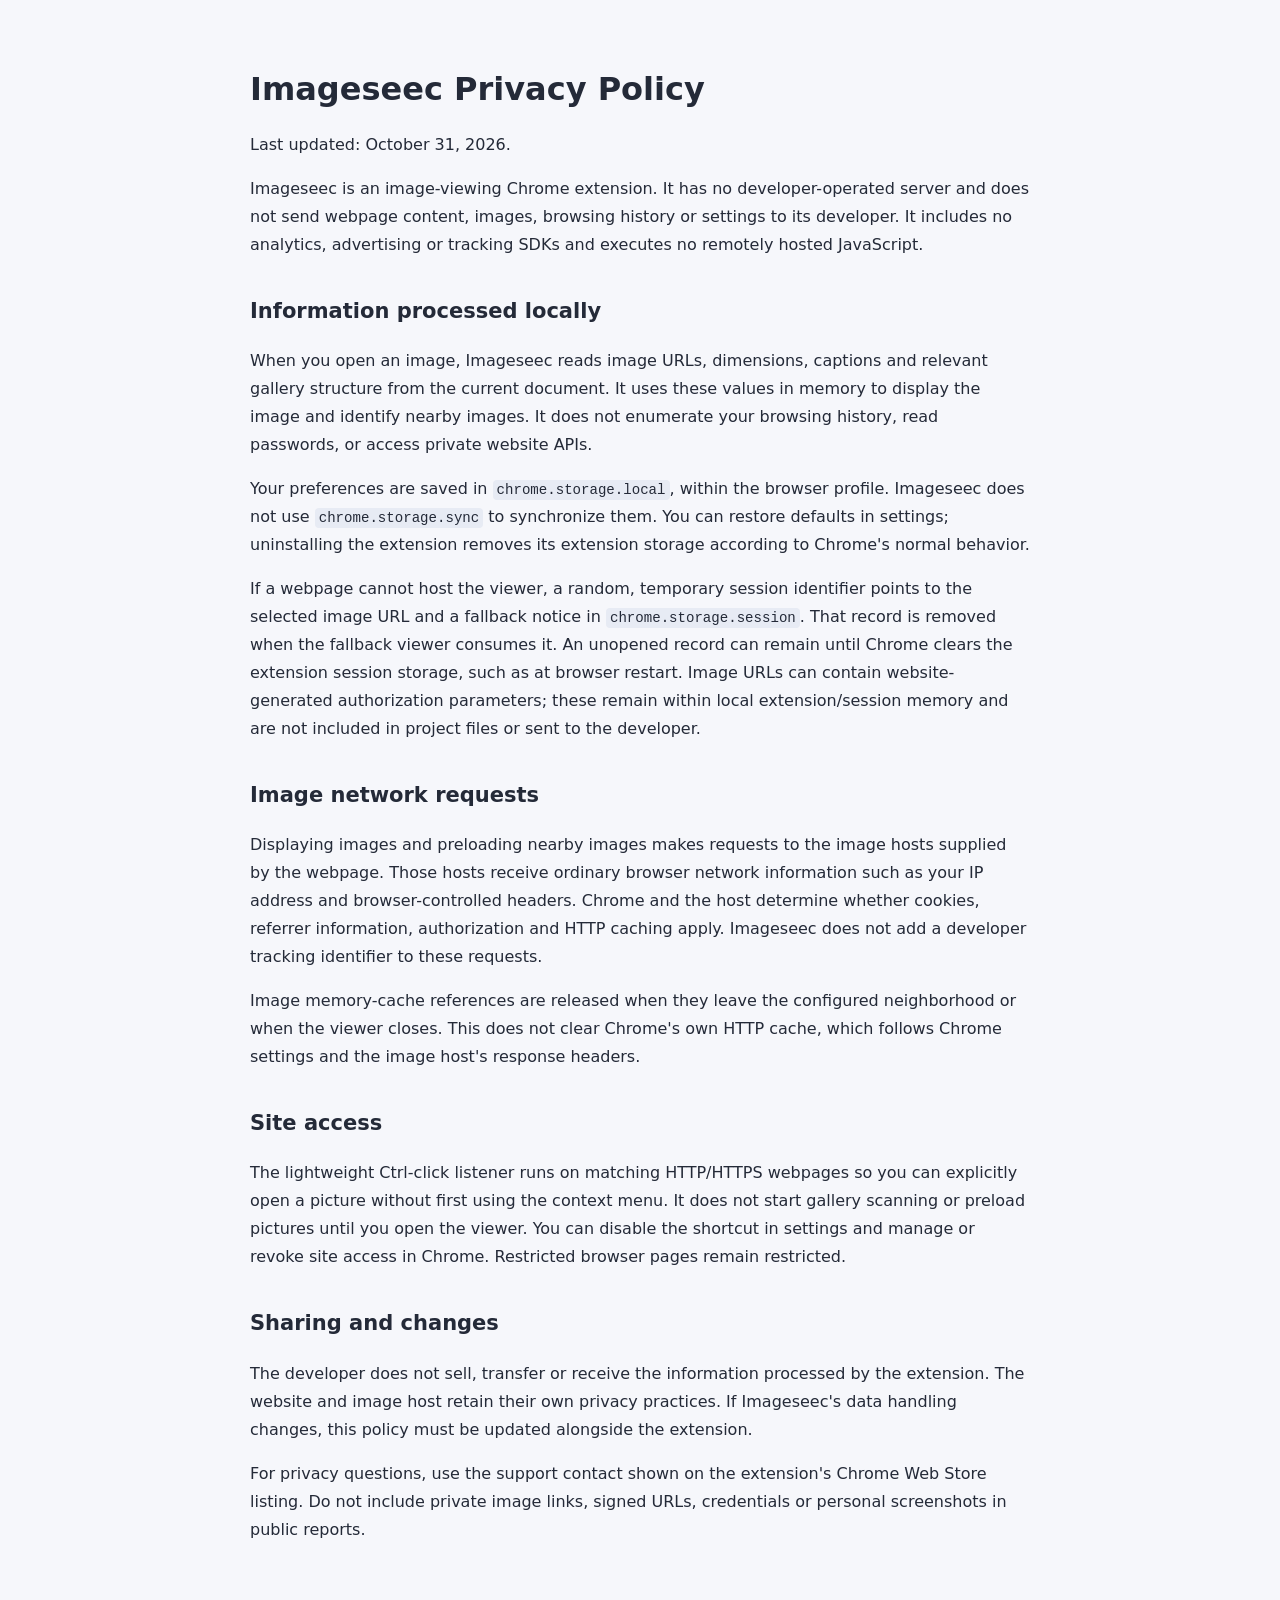
<file: index.html>
<!doctype html><html lang="en"><head><meta charset="utf-8"><meta name="viewport" content="width=device-width,initial-scale=1"><title>Imageseec Privacy Policy</title><meta name="description" content="How Imageseec handles local settings, webpage images and network requests."><style>body{margin:0;background:#f6f7fb;color:#242a38;font:16px/1.75 system-ui,sans-serif}main{max-width:780px;margin:auto;padding:48px 24px 72px}h1{font-size:32px;line-height:1.25}h2{font-size:21px;margin-top:34px}p{margin:16px 0}code{font-size:.88em;background:#e7ebf4;padding:2px 4px;border-radius:4px}</style></head><body><main><h1>Imageseec Privacy Policy</h1>
<p>Last updated: October 31, 2026.</p>
<p>Imageseec is an image-viewing Chrome extension. It has no developer-operated server and does not send webpage content, images, browsing history or settings to its developer. It includes no analytics, advertising or tracking SDKs and executes no remotely hosted JavaScript.</p>
<h2>Information processed locally</h2>
<p>When you open an image, Imageseec reads image URLs, dimensions, captions and relevant gallery structure from the current document. It uses these values in memory to display the image and identify nearby images. It does not enumerate your browsing history, read passwords, or access private website APIs.</p>
<p>Your preferences are saved in <code>chrome.storage.local</code>, within the browser profile. Imageseec does not use <code>chrome.storage.sync</code> to synchronize them. You can restore defaults in settings; uninstalling the extension removes its extension storage according to Chrome&#39;s normal behavior.</p>
<p>If a webpage cannot host the viewer, a random, temporary session identifier points to the selected image URL and a fallback notice in <code>chrome.storage.session</code>. That record is removed when the fallback viewer consumes it. An unopened record can remain until Chrome clears the extension session storage, such as at browser restart. Image URLs can contain website-generated authorization parameters; these remain within local extension/session memory and are not included in project files or sent to the developer.</p>
<h2>Image network requests</h2>
<p>Displaying images and preloading nearby images makes requests to the image hosts supplied by the webpage. Those hosts receive ordinary browser network information such as your IP address and browser-controlled headers. Chrome and the host determine whether cookies, referrer information, authorization and HTTP caching apply. Imageseec does not add a developer tracking identifier to these requests.</p>
<p>Image memory-cache references are released when they leave the configured neighborhood or when the viewer closes. This does not clear Chrome&#39;s own HTTP cache, which follows Chrome settings and the image host&#39;s response headers.</p>
<h2>Site access</h2>
<p>The lightweight Ctrl-click listener runs on matching HTTP/HTTPS webpages so you can explicitly open a picture without first using the context menu. It does not start gallery scanning or preload pictures until you open the viewer. You can disable the shortcut in settings and manage or revoke site access in Chrome. Restricted browser pages remain restricted.</p>
<h2>Sharing and changes</h2>
<p>The developer does not sell, transfer or receive the information processed by the extension. The website and image host retain their own privacy practices. If Imageseec&#39;s data handling changes, this policy must be updated alongside the extension.</p>
<p>For privacy questions, use the support contact shown on the extension&#39;s Chrome Web Store listing. Do not include private image links, signed URLs, credentials or personal screenshots in public reports.</p></main></body></html>
</file>
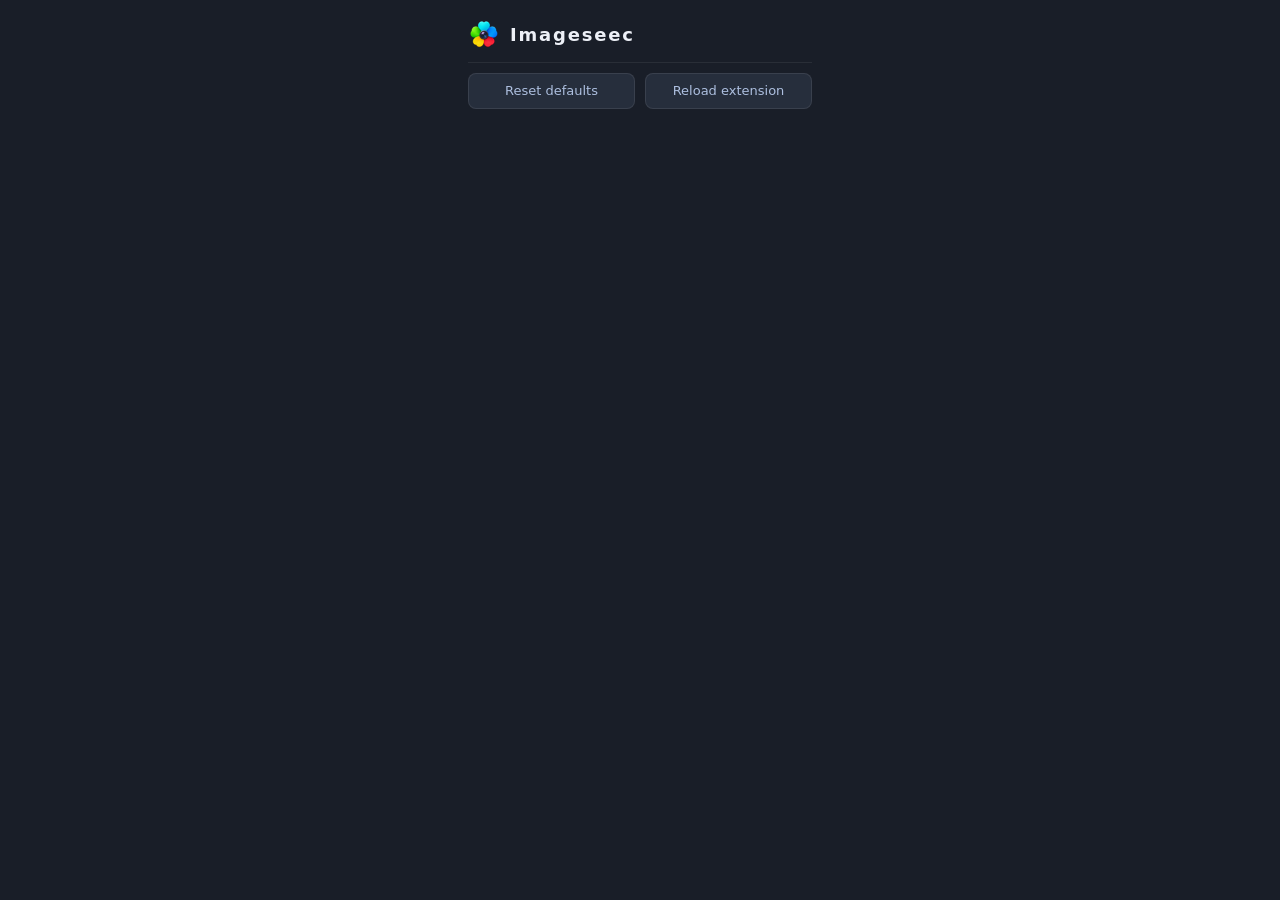
<file: options.html>
<!doctype html>
<html lang="en">
<head><meta charset="utf-8"><meta name="viewport" content="width=device-width,initial-scale=1"><title>Imageseec settings</title><link rel="stylesheet" href="options.css"></head>
<body>
  <main>
    <header><img src="icons/48.png" width="32" height="32" alt=""><h1>Imageseec</h1><span class="version"></span></header>
    <form id="settings"></form>
    <footer><button id="reset" type="button">Reset defaults</button><button id="reload" type="button">Reload extension</button></footer>
  </main>
  <script src="locale-catalogs.js"></script><script src="i18n.js"></script><script src="settings.js"></script><script src="preferences.js"></script><script src="options.js"></script>
</body>
</html>
</file>
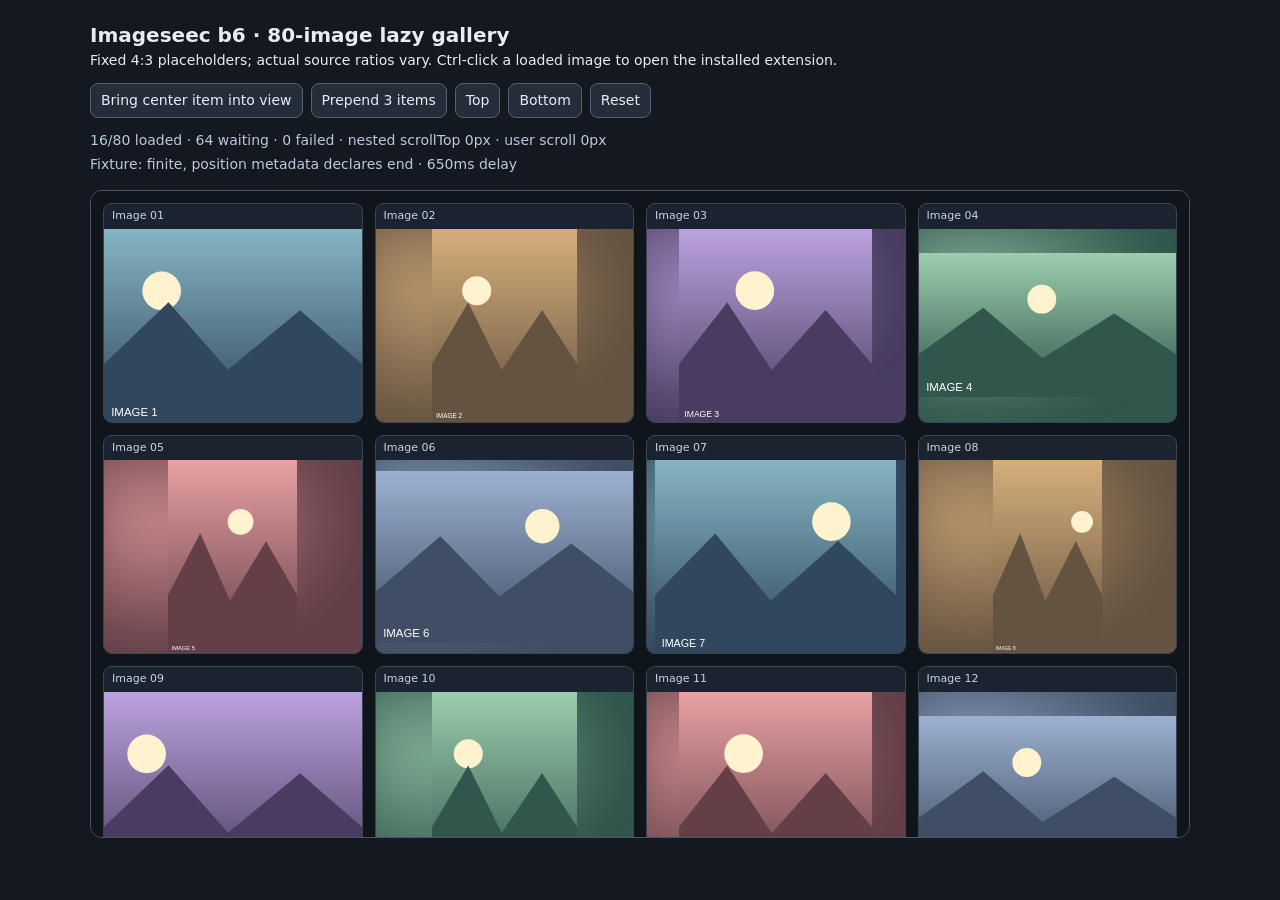
<file: tests/b6-virtual.html>
<!doctype html>
<html lang="en">
<head>
  <meta charset="utf-8"><meta name="viewport" content="width=device-width,initial-scale=1">
  <title>Imageseec b6 virtual gallery fixture</title>
  <style>
    *{box-sizing:border-box}body{margin:0;padding:20px;background:#141820;color:#e7ecf5;font:14px/1.5 system-ui,sans-serif}
    header{max-width:1100px;margin:auto auto 12px}h1{margin:0;font-size:20px}.tools{display:flex;gap:8px;flex-wrap:wrap;margin:12px 0}
    button{padding:6px 10px;border:1px solid #566174;border-radius:8px;background:#252d3a;color:inherit;font:inherit}
    .receipt{min-height:24px;color:#bbc8dd;font-variant-numeric:tabular-nums}
    #viewport{max-width:1100px;height:min(72vh,680px);min-height:360px;margin:auto;overflow:auto;overscroll-behavior:contain;border:1px solid #4c5668;border-radius:12px;background:#10141b}
    #gallery{display:grid;grid-template-columns:repeat(4,minmax(0,1fr));gap:12px;padding:12px}
    #gallery.virtual{position:relative;display:block;padding:0}
    #gallery.virtual .slot{position:absolute;width:calc(25% - 9px);height:212px}
    .slot{min-width:0;border:1px solid #3d4655;border-radius:9px;overflow:hidden;background:#1c2330}
    .label{display:flex;justify-content:space-between;padding:4px 8px;color:#cbd4e3;font-size:11px}
    .media{position:relative;aspect-ratio:4/3;overflow:hidden;background:var(--tone)}
    .media:before{content:'';position:absolute;inset:-18px;background:radial-gradient(ellipse at 25% 35%,var(--glow),transparent 64%);filter:blur(19px);opacity:.75}
    .media img{position:absolute;inset:0;width:100%;height:100%;object-fit:contain}
    .media[data-state=loading]:after{content:'';position:absolute;inset:0;background:linear-gradient(110deg,transparent 30%,#fff2 48%,transparent 67%);animation:sheen 1.6s linear infinite}
    .media[data-state=failed]:after{content:'Image unavailable';position:absolute;inset:0;display:grid;place-items:center;color:#f1b2a5;background:#17182088}
    @keyframes sheen{to{transform:translateX(90%)}}
    @media(max-width:760px){#gallery{grid-template-columns:repeat(3,minmax(0,1fr))}}
    @media(max-width:480px){#gallery{grid-template-columns:repeat(2,minmax(0,1fr))}}
    @media(prefers-reduced-motion:reduce){.media[data-state=loading]:after{animation:none}}
  </style>
</head>
<body>
  <header>
    <h1>Imageseec b6 · 80-image lazy gallery</h1>
    <div>Fixed 4:3 placeholders; actual source ratios vary. Ctrl-click a loaded image to open the installed extension.</div>
    <div class="tools"><button id="target">Bring center item into view</button><button id="prepend">Prepend 3 items</button><button id="top">Top</button><button id="bottom">Bottom</button><button id="reset">Reset</button></div>
    <div id="receipt" class="receipt" role="status" aria-live="polite"></div><div id="mode" class="receipt"></div>
  </header>
  <main id="viewport" aria-label="Nested gallery viewport"><div id="gallery" data-gallery role="list" aria-label="Virtual image collection"></div><div id="sentinel" aria-hidden="true"></div></main>
  <script>
  (() => {
    const p = new URLSearchParams(location.search);
    const finite = p.get('total') !== 'unknown';
    const count = Math.max(8, Math.min(240, Number(p.get('count')) || 80));
    const unknownLimit = Math.max(count, Math.min(480, Number(p.get('limit')) || 240));
    const recycle = p.get('recycle') === '1';
    const delay = Math.max(0, Math.min(5000, Number(p.get('delay')) || 650));
    const bad = new Set((p.get('fail') || '').split(',').filter(Boolean).map(Number).filter(Number.isInteger));
    const view = document.querySelector('#viewport'), grid = document.querySelector('#gallery'), receipt = document.querySelector('#receipt');
    const ratios = [4/3,3/4,1,16/9,2/3,3/2,5/4,9/16];
    const colors = [['#30475d','#86b5c4'],['#655341','#d6af7b'],['#493c60','#bca2df'],['#31564c','#9cceae'],['#643f47','#e7a1a3'],['#3f4e64','#9cb1d1']];
    let ids = Array.from({length:count},(_,i)=>i+1), loaded = new Set(), failed = new Set(), pending = new Set(), lastUserScroll = 0, extending = false;
    const imageURLs = new Map();
    function image(id) {
      if(imageURLs.has(id))return imageURLs.get(id);
      const ratio=ratios[(id-1+ratios.length*8)%ratios.length],w=720,h=Math.round(w/ratio),c=colors[(id-1+colors.length*8)%colors.length];
      const svg='<svg xmlns="http://www.w3.org/2000/svg" width="'+w+'" height="'+h+'" viewBox="0 0 '+w+' '+h+'"><defs><linearGradient id="g" x2="0" y2="1"><stop stop-color="'+c[1]+'"/><stop offset="1" stop-color="'+c[0]+'"/></linearGradient></defs><rect width="720" height="'+h+'" fill="url(#g)"/><circle cx="'+(100+(id*61)%530)+'" cy="'+Math.round(h*.32)+'" r="'+Math.max(24,Math.min(w,h)*.1)+'" fill="#fff3cf"/><path d="M0 '+Math.round(h*.7)+' '+Math.round(w*.25)+' '+Math.round(h*.38)+' '+Math.round(w*.48)+' '+Math.round(h*.73)+' '+Math.round(w*.76)+' '+Math.round(h*.42)+' 720 '+Math.round(h*.7)+' V'+h+' H0Z" fill="'+c[0]+'"/><text x="20" y="'+(h-18)+'" fill="white" font-family="sans-serif" font-size="32">IMAGE '+id+'</text></svg>';
      const url=URL.createObjectURL(new Blob([svg],{type:'image/svg+xml'}));imageURLs.set(id,url);return url;
    }
    function make(id) {
      const card=document.createElement('article'), label=document.createElement('div'), media=document.createElement('div'), img=document.createElement('img');
      card.className='slot';card.dataset.id=String(id);card.setAttribute('role','listitem');card.setAttribute('aria-posinset',String(ids.indexOf(id)+1));if(finite)card.setAttribute('aria-setsize',String(ids.length));
      label.className='label';label.textContent='Image '+String(id).padStart(2,'0');media.className='media';media.dataset.state='waiting';const c=colors[(id-1+colors.length*8)%colors.length];media.style.setProperty('--tone',c[0]);media.style.setProperty('--glow',c[1]);
      img.alt='Generated gallery image '+String(id).padStart(2,'0');img.loading='lazy';img.decoding='async';img.dataset.id=String(id);
      if(loaded.has(id)){img.src=image(id);media.dataset.state='loaded'}else if(failed.has(id)){img.src='/image/98?b6Failure=1';media.dataset.state='failed'}
      media.append(img);card.append(label,media);return card;
    }
    function update(){receipt.textContent=loaded.size+'/'+ids.length+' loaded · '+(ids.length-loaded.size-failed.size)+' waiting · '+failed.size+' failed · nested scrollTop '+Math.round(view.scrollTop)+'px · user scroll '+Math.round(lastUserScroll)+'px'}
    function load(card){
      const id=Number(card.dataset.id);if(loaded.has(id)||failed.has(id)||pending.has(id))return;pending.add(id);card.querySelector('.media').dataset.state='loading';
      setTimeout(()=>{if(!card.isConnected){pending.delete(id);return}const img=card.querySelector('img');img.onload=()=>{pending.delete(id);loaded.add(id);card.querySelector('.media').dataset.state='loaded';update()};img.onerror=()=>{pending.delete(id);failed.add(id);card.querySelector('.media').dataset.state='failed';update()};img.src=bad.has(id)?'/image/98?b6Failure=1':image(id)},delay);
    }
    function layoutVirtual(card,index){const row=Math.floor(index/4),col=index%4;card.style.left='calc('+col*25+'% + '+col*3+'px)';card.style.top=(row*224)+'px'}
    function windowRange(){const rowHeight=224,first=Math.max(0,Math.floor(view.scrollTop/rowHeight)-2),last=Math.min(Math.ceil(ids.length/4),Math.ceil((view.scrollTop+view.clientHeight)/rowHeight)+2);return{first:Math.max(0,first*4),last:Math.min(ids.length,last*4)}}
    let observer;function observe(){observer?.disconnect();observer=new IntersectionObserver(rs=>rs.forEach(r=>{if(r.isIntersecting)load(r.target)}),{root:view,rootMargin:'180px 0px'});for(const card of grid.children)observer.observe(card)}
    function render(){
      if(!recycle){const y=view.scrollTop,f=document.createDocumentFragment();for(const id of ids)f.append(make(id));grid.replaceChildren(f);view.scrollTop=y}
      else{
        grid.classList.add('virtual');grid.style.height=(Math.ceil(ids.length/4)*224)+'px';
        const range=windowRange(),wanted=new Set(ids.slice(range.first,range.last).map(String)),existing=new Map([...grid.children].map(card=>[card.dataset.id,card]));
        for(const [id,card] of existing)if(!wanted.has(id))card.remove();
        for(let index=range.first;index<range.last;index++){const id=ids[index],key=String(id);let card=existing.get(key);if(!card){card=make(id);grid.append(card)}card.setAttribute('aria-posinset',String(index+1));if(finite)card.setAttribute('aria-setsize',String(ids.length));layoutVirtual(card,index)}
      }
      observe();if(!finite)observeSentinel();update()
    }
    let growthObserver;function observeSentinel(){growthObserver?.disconnect();if(finite)return;growthObserver=new IntersectionObserver(rs=>{if(!rs.some(r=>r.isIntersecting)||extending||ids.length>=unknownLimit)return;extending=true;setTimeout(()=>{const add=Array.from({length:Math.min(12,unknownLimit-ids.length)},(_,n)=>ids.length+n+1);ids.push(...add);if(recycle)render();else{const f=document.createDocumentFragment();for(const id of add)f.append(make(id));grid.append(f);observe();observeSentinel();update()}extending=false},delay)},{root:view,rootMargin:'220px 0px'});growthObserver.observe(document.querySelector('#sentinel'))}
    if(recycle)view.addEventListener('scroll',()=>render(),{passive:true});
    document.addEventListener('wheel',e=>{if(e.target.closest('#viewport'))lastUserScroll=view.scrollTop},{passive:true});
    document.addEventListener('pointerdown',e=>{if(e.target.closest('#viewport'))lastUserScroll=view.scrollTop},{passive:true});
    async function prepareMiddle(){const index=Math.floor(ids.length/2),id=ids[index];if(recycle){view.scrollTop=Math.max(0,Math.floor(index/4)*224-view.clientHeight/2);render()}else{const card=grid.querySelector('[data-id="'+id+'"]');card.scrollIntoView({block:'center'});load(card);update()}const card=grid.querySelector('[data-id="'+id+'"]');if(card){load(card);const img=card.querySelector('img');if(!img.naturalWidth&&!failed.has(id))await new Promise(resolve=>{img.addEventListener('load',resolve,{once:true});img.addEventListener('error',resolve,{once:true});setTimeout(resolve,delay+1500)})}update();return{id,index,scrollTop:view.scrollTop,position:Number(card?.getAttribute('aria-posinset')),loaded:loaded.has(id),rendered:!!card?.isConnected}}
    document.querySelector('#target').onclick=prepareMiddle;
    document.querySelector('#prepend').onclick=()=>{const first=ids[0],added=[first-3,first-2,first-1];ids=[...added,...ids];if(recycle){render()}else{for(const card of grid.children){card.setAttribute('aria-posinset',String(ids.indexOf(Number(card.dataset.id))+1));if(finite)card.setAttribute('aria-setsize',String(ids.length))}const f=document.createDocumentFragment();for(const id of added)f.append(make(id));grid.prepend(f);observe();update()}};
    document.querySelector('#top').onclick=()=>{view.scrollTop=0;update()};document.querySelector('#bottom').onclick=()=>{view.scrollTop=view.scrollHeight;update()};document.querySelector('#reset').onclick=()=>location.reload();
    const delayedPrepend=Math.max(0,Number(p.get('prependAfter'))||0);let prependTimer=0;
    const modes=[];if(recycle)modes.push('virtual recycler');if(!finite)modes.push('unknown total, appends 12 slots near end');if(delay)modes.push(delay+'ms delay');if(bad.size)modes.push('failure ids: '+Array.from(bad).join(','));if(delayedPrepend)modes.push('prepend '+delayedPrepend+'ms after viewer opens');document.querySelector('#mode').textContent='Fixture: '+(finite?'finite, position metadata declares end':'unknown total, stable positions only')+' · '+(modes.join(' · ')||'no added delay');
    if(delayedPrepend){const watcher=new MutationObserver(()=>{if(document.querySelector('#image-lens-viewer')&&!prependTimer){prependTimer=setTimeout(()=>document.querySelector('#prepend').click(),delayedPrepend);watcher.disconnect()}});watcher.observe(document.documentElement,{subtree:true,childList:true})}
    window.__imageseecB6={finite,recycle,total:()=>ids.length,prepareMiddle,state:()=>({finite,recycle,total:ids.length,loaded:Array.from(loaded),waiting:ids.filter(x=>!loaded.has(x)&&!failed.has(x)),failed:Array.from(failed),rendered:Array.from(grid.children,c=>Number(c.dataset.id)),scrollTop:view.scrollTop,scrollHeight:view.scrollHeight}),positions:()=>Array.from(grid.children,c=>{const b=c.getBoundingClientRect();return{id:Number(c.dataset.id),pos:Number(c.getAttribute('aria-posinset')),setsize:Number(c.getAttribute('aria-setsize'))||null,x:b.x,y:b.y,width:b.width,height:b.height}})};
    render();
  })();
  </script>
</body>
</html>
</file>
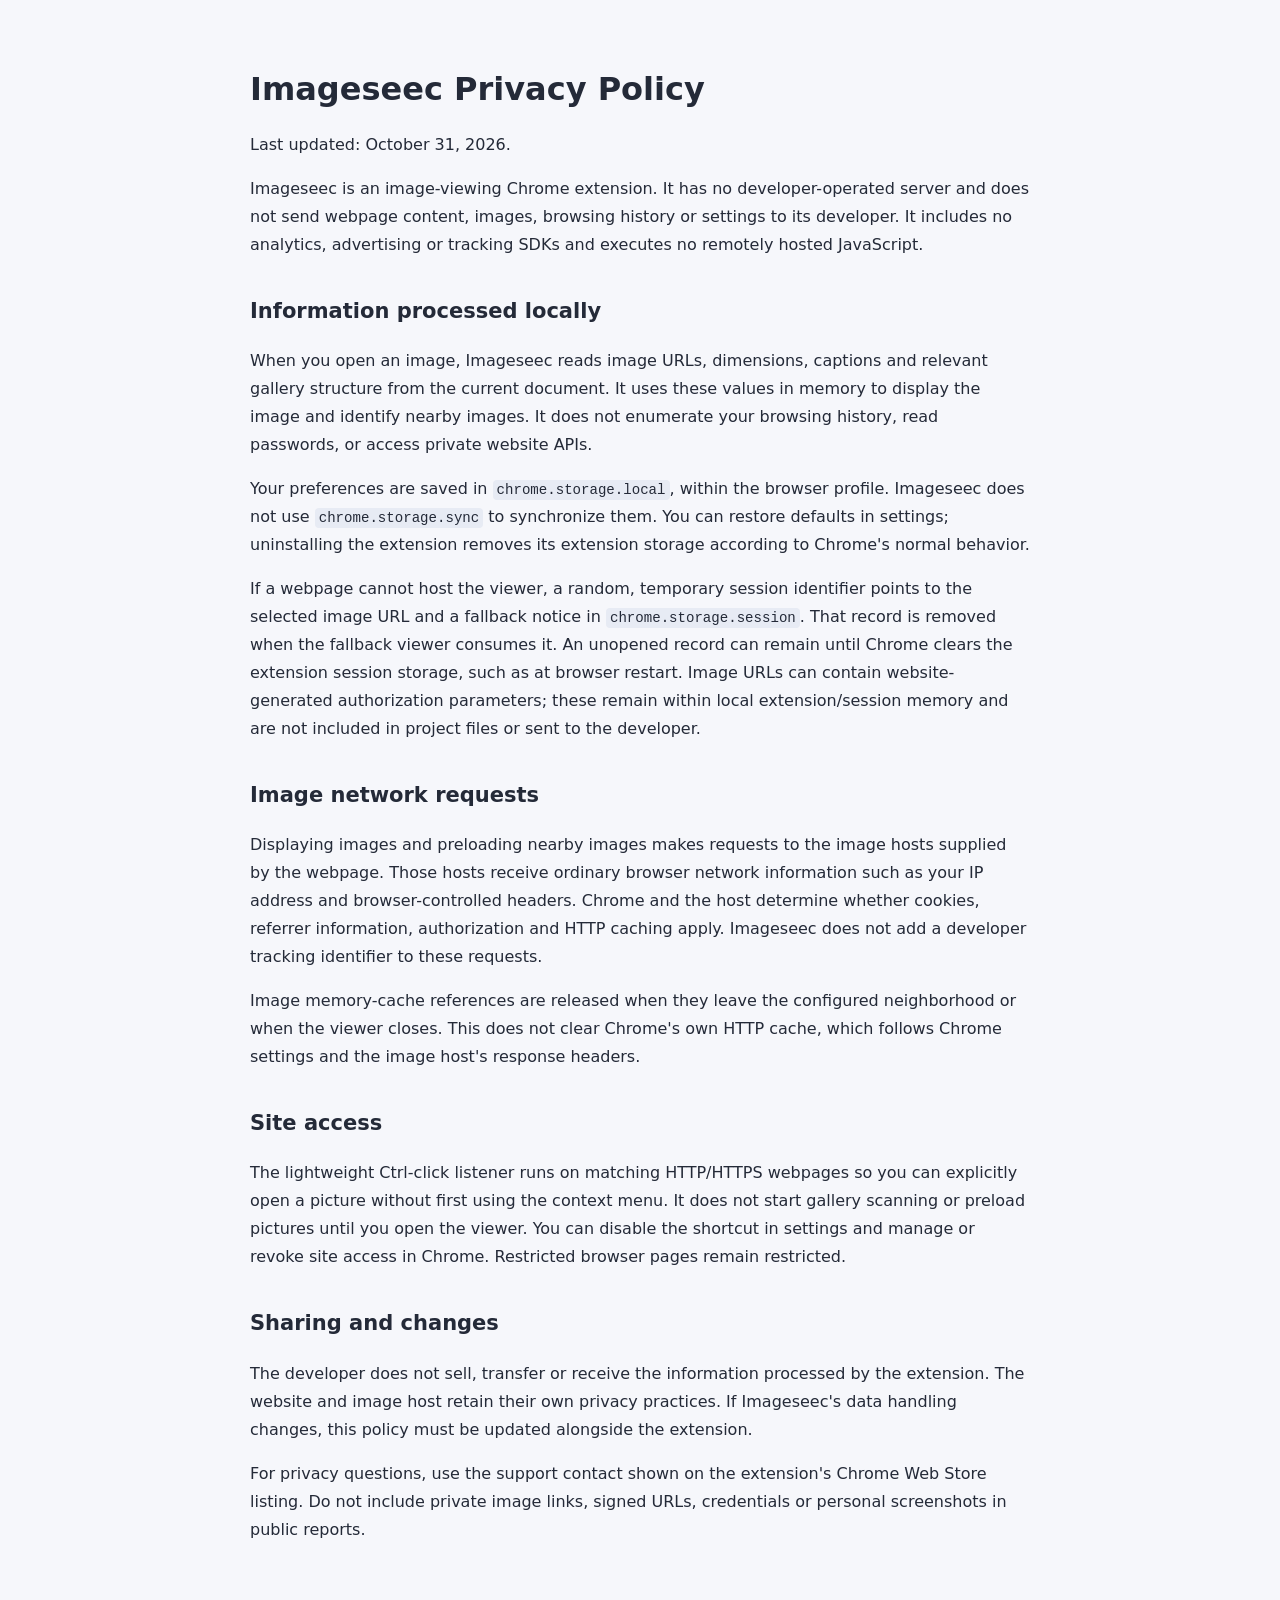
<file: release/web/privacy.html>
<!doctype html><html lang="en"><head><meta charset="utf-8"><meta name="viewport" content="width=device-width,initial-scale=1"><title>Imageseec Privacy Policy</title><meta name="description" content="How Imageseec handles local settings, webpage images and network requests."><style>body{margin:0;background:#f6f7fb;color:#242a38;font:16px/1.75 system-ui,sans-serif}main{max-width:780px;margin:auto;padding:48px 24px 72px}h1{font-size:32px;line-height:1.25}h2{font-size:21px;margin-top:34px}p{margin:16px 0}code{font-size:.88em;background:#e7ebf4;padding:2px 4px;border-radius:4px}</style></head><body><main><h1>Imageseec Privacy Policy</h1>
<p>Last updated: October 31, 2026.</p>
<p>Imageseec is an image-viewing Chrome extension. It has no developer-operated server and does not send webpage content, images, browsing history or settings to its developer. It includes no analytics, advertising or tracking SDKs and executes no remotely hosted JavaScript.</p>
<h2>Information processed locally</h2>
<p>When you open an image, Imageseec reads image URLs, dimensions, captions and relevant gallery structure from the current document. It uses these values in memory to display the image and identify nearby images. It does not enumerate your browsing history, read passwords, or access private website APIs.</p>
<p>Your preferences are saved in <code>chrome.storage.local</code>, within the browser profile. Imageseec does not use <code>chrome.storage.sync</code> to synchronize them. You can restore defaults in settings; uninstalling the extension removes its extension storage according to Chrome&#39;s normal behavior.</p>
<p>If a webpage cannot host the viewer, a random, temporary session identifier points to the selected image URL and a fallback notice in <code>chrome.storage.session</code>. That record is removed when the fallback viewer consumes it. An unopened record can remain until Chrome clears the extension session storage, such as at browser restart. Image URLs can contain website-generated authorization parameters; these remain within local extension/session memory and are not included in project files or sent to the developer.</p>
<h2>Image network requests</h2>
<p>Displaying images and preloading nearby images makes requests to the image hosts supplied by the webpage. Those hosts receive ordinary browser network information such as your IP address and browser-controlled headers. Chrome and the host determine whether cookies, referrer information, authorization and HTTP caching apply. Imageseec does not add a developer tracking identifier to these requests.</p>
<p>Image memory-cache references are released when they leave the configured neighborhood or when the viewer closes. This does not clear Chrome&#39;s own HTTP cache, which follows Chrome settings and the image host&#39;s response headers.</p>
<h2>Site access</h2>
<p>The lightweight Ctrl-click listener runs on matching HTTP/HTTPS webpages so you can explicitly open a picture without first using the context menu. It does not start gallery scanning or preload pictures until you open the viewer. You can disable the shortcut in settings and manage or revoke site access in Chrome. Restricted browser pages remain restricted.</p>
<h2>Sharing and changes</h2>
<p>The developer does not sell, transfer or receive the information processed by the extension. The website and image host retain their own privacy practices. If Imageseec&#39;s data handling changes, this policy must be updated alongside the extension.</p>
<p>For privacy questions, use the support contact shown on the extension&#39;s Chrome Web Store listing. Do not include private image links, signed URLs, credentials or personal screenshots in public reports.</p></main></body></html>
</file>
<file: options.css>
:root { color-scheme: dark; font: 13px/1.5 system-ui, sans-serif; background: #191e28; color: #edf0f7; }
* { box-sizing: border-box; }
body { margin: 0; min-width: 320px; }
main { width: 380px; max-width: 100%; margin: 0 auto; padding: 18px; }
header { display: flex; align-items: center; gap: 10px; margin-bottom: 12px; }
h1 { font-size: 18px; letter-spacing: .1em; margin: 0; font-weight: 600; }
.version { margin-left: auto; color: #7d8ca8; font-size: 10px; }
footer { display: flex; gap: 10px; justify-content: space-between; padding-top: 10px; margin-top: 10px; border-top: 1px solid #ffffff12; }
footer button { flex: 1; min-width: 0; overflow-wrap: anywhere; }
button { font: inherit; cursor: pointer; border: 1px solid #ffffff16; border-radius: 8px; padding: 7px 11px; background: #262e3c; color: #adbfdf; }
button:hover { background: #344058; }
</file>
